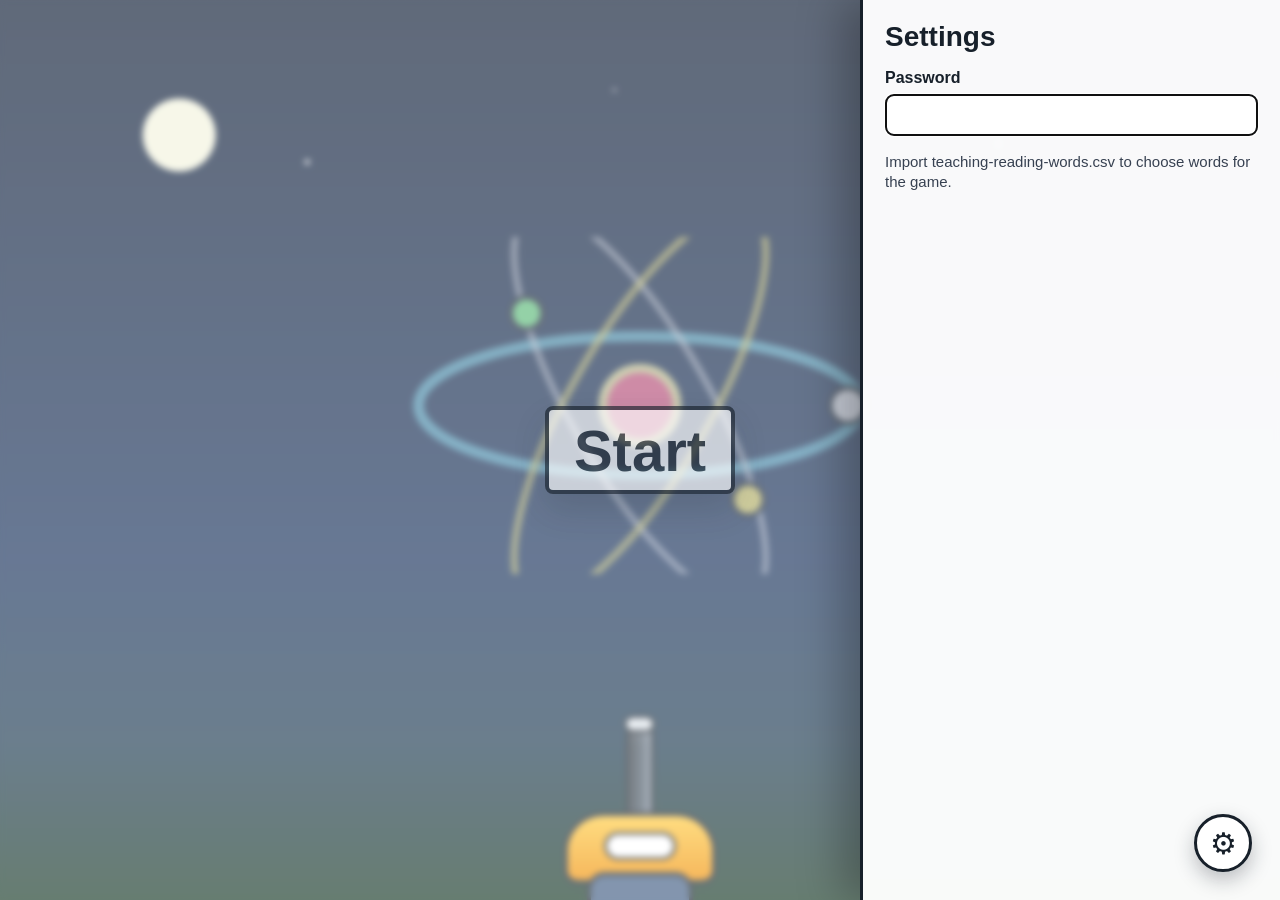
<file: shooting-words.html>
<!doctype html>
<html lang="en">
  <head>
    <meta charset="utf-8">
    <meta name="viewport" content="width=device-width, initial-scale=1">
    <title>Shooting Words</title>
    <link rel="stylesheet" href="styles/base.css">
    <link rel="stylesheet" href="styles/settings.css">
    <link rel="stylesheet" href="styles/effects.css">
  </head>
  <body>
    <main id="arena" class="arena" aria-label="Shooting words game">
      <div class="scene-visual" aria-hidden="true"></div>
      <div id="wordLayer" class="word-layer"></div>
      <div id="projectileLayer" class="projectile-layer"></div>
      <canvas id="fireworksCanvas" class="fireworks-canvas" aria-hidden="true"></canvas>
      <div id="pauseOverlay" class="pause-overlay" hidden>
        <div class="pause-message">paused</div>
      </div>

      <button id="soundButton" class="sound-button" type="button" aria-label="Hear the word again" hidden>🔊</button>

      <div id="shooterPicker" class="shooter-picker shooter-card-grid" aria-label="Choose shooter" hidden></div>

      <div id="gun" class="gun" aria-hidden="true"></div>

      <div id="startScreen" class="start-screen">
        <button id="startButton" class="start-button" type="button" disabled>Start</button>
      </div>

      <div id="error" class="error" role="alert" hidden></div>
      <div id="noMatchingWords" class="match-message" hidden>
        <div class="match-message-text">No Matching Words</div>
      </div>

      <button id="settingsToggle" class="settings-toggle" type="button" aria-label="Open settings">⚙</button>

      <aside id="settingsPanel" class="settings-panel" aria-label="Game settings" aria-hidden="true">
        <form id="passwordForm" class="settings-form">
          <h2 class="settings-title">Settings</h2>
          <label class="field">
            Password
            <input id="settingsPassword" type="password" autocomplete="current-password">
          </label>
          <div id="passwordStatus" class="settings-status" aria-live="polite"></div>
        </form>

        <form id="settingsForm" class="settings-form" hidden>
          <h2 class="settings-title">Word Data</h2>
          <div class="settings-actions">
            <button id="fullscreenSettingsButton" class="settings-action" type="button">Full screen settings</button>
          </div>
          <div class="settings-actions">
            <button id="importButton" class="settings-action" type="button">Import data</button>
            <button id="clearDatabaseButton" class="settings-action danger" type="button">Clear database</button>
          </div>
          <input id="importFileInput" type="file" accept=".csv,text/csv" hidden>

          <section class="settings-section" aria-labelledby="metricsSettingsTitle">
            <h3 id="metricsSettingsTitle" class="settings-section-title">Metrics</h3>
            <div class="settings-actions">
              <button id="importMetricsButton" class="settings-action" type="button">Import metrics</button>
              <button id="exportMetricsButton" class="settings-action" type="button">Export metrics</button>
              <button id="showMetricsButton" class="settings-action" type="button">Show metrics</button>
              <button id="clearMetricsButton" class="settings-action danger" type="button">Clear metrics</button>
            </div>
            <input id="importMetricsFileInput" type="file" accept=".csv,text/csv" hidden>
            <div id="metricsChartPanel" class="metrics-chart-panel" hidden>
              <p class="metrics-chart-note">Percent labels show percent correct.</p>
              <div id="metricsChartOutput"></div>
            </div>
          </section>

          <section class="settings-section" aria-labelledby="sourceSettingsTitle">
            <h3 id="sourceSettingsTitle" class="settings-section-title">Source</h3>
            <div id="sourceOptions" class="radio-group source-options"></div>
          </section>

          <section class="settings-section" aria-labelledby="presetsSettingsTitle">
            <h3 id="presetsSettingsTitle" class="settings-section-title">Presets</h3>
            <div id="presetOptions" class="preset-options"></div>
          </section>

          <section class="settings-section" aria-labelledby="customRulesSettingsTitle">
            <h3 id="customRulesSettingsTitle" class="settings-section-title">Custom Rules</h3>
            <div id="customRuleOptions" class="settings-checkbox-options"></div>
          </section>

          <div id="confirmClear" class="confirm-clear" hidden>
            <div>Are you sure you want to clear the data?</div>
            <div class="settings-actions">
              <button id="confirmClearYes" class="settings-action danger" type="button">Yes</button>
              <button id="confirmClearCancel" class="settings-action" type="button">Cancel</button>
            </div>
          </div>

          <div id="bookFilterControls" class="filter-controls">
            <label class="field">
              Section(s)
              <select id="sectionSelect" multiple disabled></select>
            </label>

            <label class="field">
              Lesson(s)
              <select id="lessonSelect" multiple disabled></select>
            </label>
          </div>

          <div id="posterFilterControls" class="filter-controls" hidden>
            <label class="field">
              Phoneme(s)
              <select id="phonemeSelect" multiple disabled></select>
            </label>

            <label class="field">
              letter_combination(s)
              <select id="letterCombinationSelect" multiple disabled></select>
            </label>
          </div>

          <fieldset class="radio-group">
            <legend>Capitalization</legend>
            <label class="radio-option">
              <input type="radio" name="capitalization" value="uppercase" checked>
              Uppercase
            </label>
            <label class="radio-option">
              <input type="radio" name="capitalization" value="lowercase">
              Lowercase
            </label>
            <label class="radio-option">
              <input type="radio" name="capitalization" value="original">
              As written
            </label>
          </fieldset>

          <div class="prefix-range" role="group" aria-label="Prefix length range">
            <label class="field">
              Min prefix length
              <input id="minPrefixLengthInput" type="number" min="0" step="1" value="1">
            </label>
            <label class="field">
              Max prefix length
              <input id="maxPrefixLengthInput" type="number" min="0" step="1" value="1">
            </label>
          </div>

          <div class="word-text-filters" role="group" aria-label="Word text filters">
            <label class="field">
              prefix
              <input id="wordFilterPrefixInput" type="text" autocomplete="off" autocapitalize="none" spellcheck="false">
            </label>
            <label class="field">
              suffix
              <input id="wordFilterSuffixInput" type="text" autocomplete="off" autocapitalize="none" spellcheck="false">
            </label>
          </div>

          <section class="settings-section" aria-labelledby="roundSizeSettingsTitle">
            <h3 id="roundSizeSettingsTitle" class="settings-section-title">Round size</h3>
            <label class="field">
              Maximum words on screen
              <input id="maximumWordsInput" type="number" min="2" max="4" step="1" value="4" inputmode="numeric">
            </label>
          </section>

          <section class="settings-section" aria-labelledby="shooterSettingsTitle">
            <h3 id="shooterSettingsTitle" class="settings-section-title">Shooter</h3>
            <div id="shooterSettingsChoices" class="shooter-card-grid settings-shooter-grid"></div>
          </section>

          <section class="settings-section" aria-labelledby="shooterVisibilityTitle">
            <h3 id="shooterVisibilityTitle" class="settings-section-title">Shooter visibility during gameplay</h3>
            <div id="shooterVisibilityChoices" class="shooter-card-grid settings-shooter-grid"></div>
          </section>

          <div class="speed-control">
            <div class="speed-title">Word speed</div>
            <div class="speed-gauge" aria-hidden="true">
              <div class="speed-arc"></div>
              <div id="speedNeedle" class="speed-needle"></div>
              <div class="speed-labels">
                <span>1</span>
                <span>2</span>
                <span>3</span>
                <span>4</span>
                <span>5</span>
              </div>
            </div>
            <input id="speedControl" class="speed-range" type="range" min="1" max="5" step="1" value="5" aria-label="Word speed">
            <div id="speedValue" class="speed-value">Speed 5</div>
          </div>

          <div class="settings-actions">
            <button id="applySettingsButton" class="settings-action primary" type="submit" disabled>Apply</button>
            <button id="cancelSettingsButton" class="settings-action" type="button">Cancel</button>
          </div>
          <div id="settingsStatus" class="settings-status" aria-live="polite"></div>
        </form>
      </aside>
    </main>

    <script type="module" src="js/app.mjs"></script>
  </body>
</html>
</file>
<file: styles/base.css>
:root {
        color-scheme: light;
        --sky-top: #07162f;
        --sky-mid: #112c55;
        --grass: #1f5a3c;
        --grass-dark: #123522;
        --ink: #17202a;
        --panel: #ffffff;
        --skin: #f1c27d;
      }

      * {
        box-sizing: border-box;
      }

      html,
      body {
        width: 100%;
        height: 100%;
      }

      body {
        margin: 0;
        overflow: hidden;
        font-family: Arial, Helvetica, sans-serif;
        color: var(--ink);
        background: var(--sky-top);
      }

      button {
        font: inherit;
      }

      .arena {
        position: relative;
        width: 100vw;
        height: 100vh;
        min-height: 460px;
        overflow: hidden;
        background:
          radial-gradient(circle at 14% 15%, rgba(255, 255, 230, 0.95) 0 36px, rgba(255, 255, 230, 0) 37px),
          radial-gradient(circle at 28% 18%, rgba(255, 255, 255, 0.9) 0 2px, rgba(255, 255, 255, 0) 3px),
          radial-gradient(circle at 46% 10%, rgba(255, 255, 255, 0.8) 0 1px, rgba(255, 255, 255, 0) 2px),
          radial-gradient(circle at 62% 22%, rgba(255, 255, 255, 0.82) 0 2px, rgba(255, 255, 255, 0) 3px),
          radial-gradient(circle at 81% 13%, rgba(255, 255, 255, 0.78) 0 1px, rgba(255, 255, 255, 0) 2px),
          radial-gradient(circle at 91% 30%, rgba(255, 255, 255, 0.72) 0 2px, rgba(255, 255, 255, 0) 3px),
          linear-gradient(180deg, var(--sky-top) 0%, var(--sky-mid) 60%, #163c3e 82%, var(--grass) 82%, var(--grass-dark) 100%);
        cursor: crosshair;
      }

      .scene-visual {
        position: absolute;
        inset: 0;
        z-index: 1;
        pointer-events: none;
        background-repeat: no-repeat;
      }

      .scene-visual::before,
      .scene-visual::after {
        content: "";
        display: none;
        position: absolute;
        pointer-events: none;
        background-repeat: no-repeat;
        background-position: center;
        background-size: contain;
      }

      .word-layer,
      .projectile-layer {
        position: absolute;
        inset: 0;
        pointer-events: none;
      }

      .word-layer {
        z-index: 2;
      }

      .projectile-layer {
        z-index: 7;
      }

      .word-token {
        position: absolute;
        min-width: clamp(110px, 18vw, 190px);
        padding: clamp(10px, 1.6vw, 16px) clamp(16px, 2.2vw, 26px);
        border: 4px solid #17202a;
        border-radius: 8px;
        background: var(--panel);
        box-shadow: 0 12px 28px rgba(23, 32, 42, 0.22);
        font-size: clamp(38px, 7vmin, 76px);
        font-weight: 900;
        line-height: 1;
        letter-spacing: 0;
        text-align: center;
        transform: translate(-50%, -50%);
        user-select: none;
        pointer-events: auto;
        will-change: transform, opacity;
      }

      .pause-overlay {
        position: absolute;
        inset: 0;
        z-index: 30;
        display: grid;
        place-items: center;
        pointer-events: none;
      }

      .pause-overlay[hidden] {
        display: none;
      }

      .pause-message {
        padding: clamp(14px, 3vmin, 22px) clamp(24px, 5vmin, 44px);
        border: 4px solid #17202a;
        border-radius: 8px;
        background: rgba(255, 255, 255, 0.94);
        box-shadow: 0 18px 42px rgba(0, 0, 0, 0.34);
        color: #17202a;
        font-size: clamp(44px, 10vmin, 88px);
        font-weight: 900;
        line-height: 1;
        text-transform: lowercase;
      }

      .sound-button {
        position: absolute;
        top: clamp(16px, 3vh, 28px);
        right: clamp(16px, 3vw, 28px);
        z-index: 8;
        width: 58px;
        height: 58px;
        display: grid;
        place-items: center;
        border: 3px solid #17202a;
        border-radius: 50%;
        background: #ffffff;
        box-shadow: 0 8px 20px rgba(23, 32, 42, 0.18);
        cursor: pointer;
        font-size: 30px;
      }

      .sound-button[hidden] {
        display: none;
      }

      .shooter-picker {
        position: absolute;
        right: clamp(14px, 3vw, 28px);
        top: 50%;
        z-index: 9;
        display: grid;
        gap: 8px;
        max-height: calc(100vh - 96px);
        overflow-y: auto;
        padding: 2px;
        transform: translateY(-50%);
        pointer-events: auto;
      }

      .shooter-picker[hidden] {
        display: none;
      }

      .shooter-choice-button {
        width: clamp(108px, 26vw, 124px);
        min-height: 54px;
        display: grid;
        grid-template-columns: 28px 1fr;
        align-items: center;
        gap: 8px;
        padding: 8px 10px;
        border: 3px solid #17202a;
        border-radius: 8px;
        background: #ffffff;
        box-shadow: 0 8px 20px rgba(23, 32, 42, 0.2);
        color: #17202a;
        cursor: pointer;
        font-size: 14px;
        font-weight: 900;
        line-height: 1;
        text-align: left;
      }

      .shooter-choice-button.is-active {
        background: #ffef6e;
      }

      .shooter-choice-icon {
        font-size: 24px;
        line-height: 1;
        text-align: center;
      }

      .shooter-option-row {
        display: grid;
        grid-template-columns: minmax(0, 1fr) auto;
        align-items: center;
        gap: 10px;
      }

      .shooter-visibility-option {
        display: inline-flex;
        align-items: center;
        gap: 6px;
        min-width: 72px;
        justify-content: flex-end;
        color: #4b5563;
        font-size: 14px;
        font-weight: 800;
      }

      .shooter-visibility-option input {
        width: 18px;
        height: 18px;
      }

      .start-screen {
        position: absolute;
        inset: 0;
        z-index: 20;
        display: grid;
        place-items: center;
        background: rgba(255, 255, 255, 0.36);
        backdrop-filter: blur(3px);
      }

      .start-screen[hidden] {
        display: none;
      }

      .start-button {
        min-width: 190px;
        min-height: 88px;
        border: 4px solid #17202a;
        border-radius: 8px;
        background: #ffffff;
        color: #17202a;
        box-shadow: 0 16px 34px rgba(23, 32, 42, 0.24);
        cursor: pointer;
        font-size: clamp(34px, 7vw, 58px);
        font-weight: 900;
      }

      .start-button:disabled {
        cursor: wait;
        opacity: 0.65;
      }

      .error {
        position: absolute;
        inset: auto clamp(18px, 5vw, 64px) 26vh;
        z-index: 25;
        padding: 18px;
        border: 3px solid #9f241b;
        border-radius: 8px;
        background: #fff1ee;
        color: #62170f;
        font-size: 18px;
        line-height: 1.35;
      }

      .error[hidden] {
        display: none;
      }

      .match-message {
        position: absolute;
        inset: 0;
        z-index: 24;
        display: grid;
        place-items: center;
        padding: 24px;
        pointer-events: none;
      }

      .match-message[hidden] {
        display: none;
      }

      .match-message-text {
        max-width: min(760px, 92vw);
        border: 4px solid #17202a;
        border-radius: 8px;
        padding: clamp(18px, 4vmin, 30px) clamp(22px, 5vmin, 42px);
        background: rgba(255, 255, 255, 0.94);
        box-shadow: 0 18px 42px rgba(0, 0, 0, 0.32);
        color: #17202a;
        font-size: clamp(32px, 7vmin, 72px);
        font-weight: 900;
        line-height: 1.05;
        text-align: center;
      }

      .gun {
        position: absolute;
        left: 50%;
        bottom: 0;
        z-index: 6;
        width: clamp(150px, 22vmin, 210px);
        height: clamp(132px, 20vmin, 174px);
        transform: translateX(-50%);
        pointer-events: none;
      }

      @media (max-width: 640px) {
        .arena {
          min-height: 420px;
        }

        .word-token {
          min-width: 98px;
          border-width: 3px;
        }

        .sound-button {
          width: 52px;
          height: 52px;
          font-size: 27px;
        }
      }
</file>
<file: styles/settings.css>
.shooter-card-grid {
  display: grid;
  grid-template-columns: repeat(auto-fit, minmax(112px, 1fr));
  gap: 8px;
}

.shooter-picker.shooter-card-grid {
  width: min(180px, calc(100vw - 28px));
  max-height: min(60vh, 520px);
  grid-template-columns: minmax(0, 1fr);
  overflow-y: auto;
  overscroll-behavior: contain;
}

.shooter-card {
  min-height: 54px;
  display: grid;
  grid-template-columns: 28px 1fr;
  align-items: center;
  gap: 8px;
  padding: 8px 10px;
  border: 3px solid #17202a;
  border-radius: 8px;
  background: #fff;
  box-shadow: 0 8px 20px rgba(23, 32, 42, .2);
  color: #17202a;
  cursor: pointer;
  font-size: 14px;
  font-weight: 900;
  text-align: left;
}

.shooter-card.is-active,
.settings-shooter-card:has(input[name="shooterType"]:checked) { background: #ffef6e; }
.shooter-card:focus-visible { outline: 4px solid #70d6ff; outline-offset: 2px; }
.shooter-card[hidden], .shooter-card:has(input:disabled) { display: none; }

.settings-shooter-card { grid-template-columns: auto 24px 1fr; cursor: pointer; }
.settings-shooter-card input { width: 18px; height: 18px; }

@media (max-width: 560px) {
  .shooter-picker.shooter-card-grid { right: 8px; left: auto; top: auto; bottom: 84px; width: min(180px, calc(100vw - 16px)); transform: none; }
  .settings-shooter-grid { grid-template-columns: 1fr; }
}

.settings-toggle {
        position: absolute;
        right: clamp(16px, 3vw, 28px);
        bottom: clamp(16px, 3vw, 28px);
        z-index: 32;
        width: 58px;
        height: 58px;
        display: grid;
        place-items: center;
        border: 3px solid #17202a;
        border-radius: 50%;
        background: #ffffff;
        box-shadow: 0 8px 20px rgba(23, 32, 42, 0.28);
        color: #17202a;
        cursor: pointer;
        font-size: 30px;
      }


      .settings-panel {
        position: absolute;
        top: 0;
        right: 0;
        bottom: 0;
        z-index: 31;
        width: min(420px, 100vw);
        padding: 22px;
        overflow-y: auto;
        background: rgba(255, 255, 255, 0.96);
        border-left: 3px solid #17202a;
        box-shadow: -18px 0 42px rgba(0, 0, 0, 0.28);
        transform: translateX(104%);
        transition: transform 220ms ease-out;
      }


      .settings-panel.open {
        transform: translateX(0);
      }


      .settings-panel.fullscreen {
        left: 0;
        z-index: 35;
        width: 100vw;
        max-width: none;
        border-left: 0;
        background: rgba(255, 255, 255, 0.98);
        box-shadow: none;
        transform: translateX(0);
      }


      .settings-panel.fullscreen .settings-form {
        width: min(920px, 100%);
        margin: 0 auto;
      }


      .settings-panel[hidden] {
        display: block;
      }


      .settings-form {
        display: grid;
        gap: 16px;
      }


      .settings-form[hidden],
      .confirm-clear[hidden] {
        display: none;
      }


      .filter-controls[hidden] {
        display: none !important;
      }


      .settings-title {
        margin: 0;
        font-size: 28px;
        line-height: 1.1;
      }


      .settings-section {
        display: grid;
        gap: 10px;
        padding-top: 4px;
      }


      .settings-section-title {
        margin: 0;
        font-size: 20px;
        line-height: 1.1;
      }


      .metrics-chart-panel {
        display: grid;
        gap: 8px;
        max-width: 100%;
      }


      .metrics-chart-panel[hidden] {
        display: none;
      }


      .metrics-chart-note {
        margin: 0;
        color: #17202a;
        font-size: 13px;
        font-weight: 700;
        line-height: 1.3;
      }


      .metrics-chart-scroll {
        position: relative;
        max-width: 100%;
        overflow-x: auto;
        border: 2px solid #17202a;
        border-radius: 8px;
        background: #ffffff;
      }


      .metrics-chart {
        display: block;
        min-width: 100%;
        height: auto;
      }


      .metrics-chart-bar {
        cursor: help;
      }


      .metrics-chart-bar:hover,
      .metrics-chart-bar:focus {
        filter: brightness(1.08);
        outline: none;
        stroke-width: 2.5;
      }


      .metrics-chart-tooltip {
        position: absolute;
        z-index: 4;
        max-width: min(260px, calc(100% - 24px));
        border: 2px solid #17202a;
        border-radius: 8px;
        padding: 9px 11px;
        background: #ffffff;
        box-shadow: 0 10px 24px rgba(23, 32, 42, 0.24);
        color: #17202a;
        font-size: 13px;
        font-weight: 700;
        line-height: 1.35;
        overflow-wrap: anywhere;
        pointer-events: none;
        transform: translate(-50%, calc(-100% - 10px));
      }


      .metrics-chart-tooltip[hidden] {
        display: none;
      }


      .metrics-tooltip-title {
        margin-bottom: 4px;
        font-weight: 900;
      }


      .metrics-empty {
        margin: 0;
        padding: 12px;
        border: 2px solid #7d8791;
        border-radius: 8px;
        background: #f7f9fc;
        color: #17202a;
        font-size: 14px;
        font-weight: 700;
        line-height: 1.3;
      }


      .field {
        display: grid;
        gap: 7px;
        font-size: 16px;
        font-weight: 700;
      }


      .field input,
      .field select {
        width: 100%;
        border: 2px solid #7d8791;
        border-radius: 8px;
        padding: 10px 12px;
        background: #ffffff;
        color: #17202a;
        font: inherit;
        font-weight: 500;
      }


      .field select {
        min-height: 128px;
      }


      .field input:disabled,
      .field select:disabled {
        background: #edf0f2;
        color: #6b7280;
      }


      .prefix-range {
        display: grid;
        grid-template-columns: repeat(2, minmax(0, 1fr));
        gap: 10px;
      }


      .word-text-filters {
        display: grid;
        grid-template-columns: repeat(2, minmax(0, 1fr));
        gap: 10px;
      }


      .filter-controls {
        display: grid;
        gap: 14px;
      }


      .radio-group {
        display: grid;
        gap: 8px;
        border: 0;
        margin: 0;
        padding: 0;
      }


      .radio-group legend {
        margin-bottom: 2px;
        font-size: 16px;
        font-weight: 800;
      }


      .radio-option {
        display: flex;
        align-items: center;
        gap: 8px;
        font-size: 16px;
        font-weight: 600;
      }


      .radio-option input {
        width: 18px;
        height: 18px;
      }


      .preset-options,
      .settings-checkbox-options {
        display: grid;
        gap: 8px;
      }


      .preset-option,
      .settings-checkbox-option {
        display: flex;
        align-items: center;
        gap: 8px;
        font-size: 16px;
        font-weight: 600;
      }


      .preset-option input,
      .settings-checkbox-option input {
        width: 18px;
        height: 18px;
      }


      .preset-option:has(input:disabled),
      .settings-checkbox-option:has(input:disabled) {
        opacity: 0.5;
      }


      .speed-control {
        display: grid;
        justify-items: center;
        gap: 8px;
        padding-top: 2px;
      }


      .speed-title {
        justify-self: start;
        font-size: 16px;
        font-weight: 800;
      }


      .speed-gauge {
        position: relative;
        width: min(100%, 210px);
        aspect-ratio: 2 / 1;
        margin-top: 4px;
      }


      .speed-arc {
        position: absolute;
        inset: 0;
        border-radius: 210px 210px 0 0;
        background: conic-gradient(from 270deg at 50% 100%, #6fd08c 0deg 36deg, #f6d365 36deg 108deg, #ff715b 108deg 180deg, transparent 180deg);
        overflow: hidden;
      }


      .speed-arc::after {
        content: "";
        position: absolute;
        left: 12%;
        right: 12%;
        bottom: 0;
        height: 76%;
        border-radius: 160px 160px 0 0;
        background: #f7f9fc;
      }


      .speed-needle {
        position: absolute;
        left: 50%;
        bottom: 0;
        z-index: 2;
        width: 5px;
        height: 82%;
        border-radius: 999px;
        background: #17202a;
        transform: translateX(-50%) rotate(72deg);
        transform-origin: 50% 100%;
        transition: transform 160ms ease-out;
      }


      .speed-needle::after {
        content: "";
        position: absolute;
        left: 50%;
        bottom: -8px;
        width: 18px;
        height: 18px;
        border: 3px solid #17202a;
        border-radius: 50%;
        background: #ffffff;
        transform: translateX(-50%);
      }


      .speed-labels {
        position: absolute;
        inset: 0;
        z-index: 3;
        pointer-events: none;
        font-size: 14px;
        font-weight: 900;
        color: #17202a;
      }


      .speed-labels span {
        position: absolute;
        transform: translate(-50%, -50%);
      }


      .speed-labels span:nth-child(1) {
        left: 8%;
        bottom: -7px;
      }


      .speed-labels span:nth-child(2) {
        left: 22%;
        top: 42%;
      }


      .speed-labels span:nth-child(3) {
        left: 50%;
        top: 18%;
      }


      .speed-labels span:nth-child(4) {
        left: 78%;
        top: 42%;
      }


      .speed-labels span:nth-child(5) {
        left: 92%;
        bottom: -7px;
      }


      .speed-range {
        width: min(100%, 210px);
        accent-color: #ff715b;
      }


      .speed-value {
        min-width: 70px;
        border: 2px solid #17202a;
        border-radius: 8px;
        padding: 5px 10px;
        background: #ffffff;
        text-align: center;
        font-weight: 900;
      }


      .settings-actions {
        display: flex;
        flex-wrap: wrap;
        gap: 10px;
      }


      .settings-action {
        min-height: 44px;
        border: 2px solid #17202a;
        border-radius: 8px;
        padding: 9px 13px;
        background: #ffffff;
        color: #17202a;
        cursor: pointer;
        font-weight: 800;
      }


      .settings-action.primary {
        background: #17202a;
        color: #ffffff;
      }


      .settings-action.danger {
        border-color: #a8281e;
        color: #7c2119;
      }


      .settings-action:disabled {
        cursor: not-allowed;
        opacity: 0.48;
      }


      .settings-status {
        min-height: 22px;
        color: #374151;
        font-size: 15px;
        line-height: 1.35;
      }


      .settings-status.error-text {
        color: #9f241b;
      }


      .confirm-clear {
        display: grid;
        gap: 10px;
        padding: 12px;
        border: 2px solid #a8281e;
        border-radius: 8px;
        background: #fff1ee;
      }
</file>
<file: styles/effects.css>
/* Effect layers are isolated here so game and settings layout can evolve independently. */
.projectile-layer,
.fireworks-canvas { pointer-events: none; }

.fireworks-canvas {
        position: absolute;
        inset: 0;
        z-index: 5;
        width: 100%;
        height: 100%;
        pointer-events: none;
      }


      .word-token.flash {
        animation: word-flash 1.15s ease-in-out infinite;
      }


      @keyframes word-flash {
        0%,
        100% {
          background: #ffffff;
          box-shadow: 0 12px 28px rgba(23, 32, 42, 0.22);
        }

        50% {
          background: #fff07a;
          box-shadow: 0 0 0 8px rgba(255, 240, 122, 0.22), 0 12px 28px rgba(23, 32, 42, 0.22);
        }
      }
</file>
